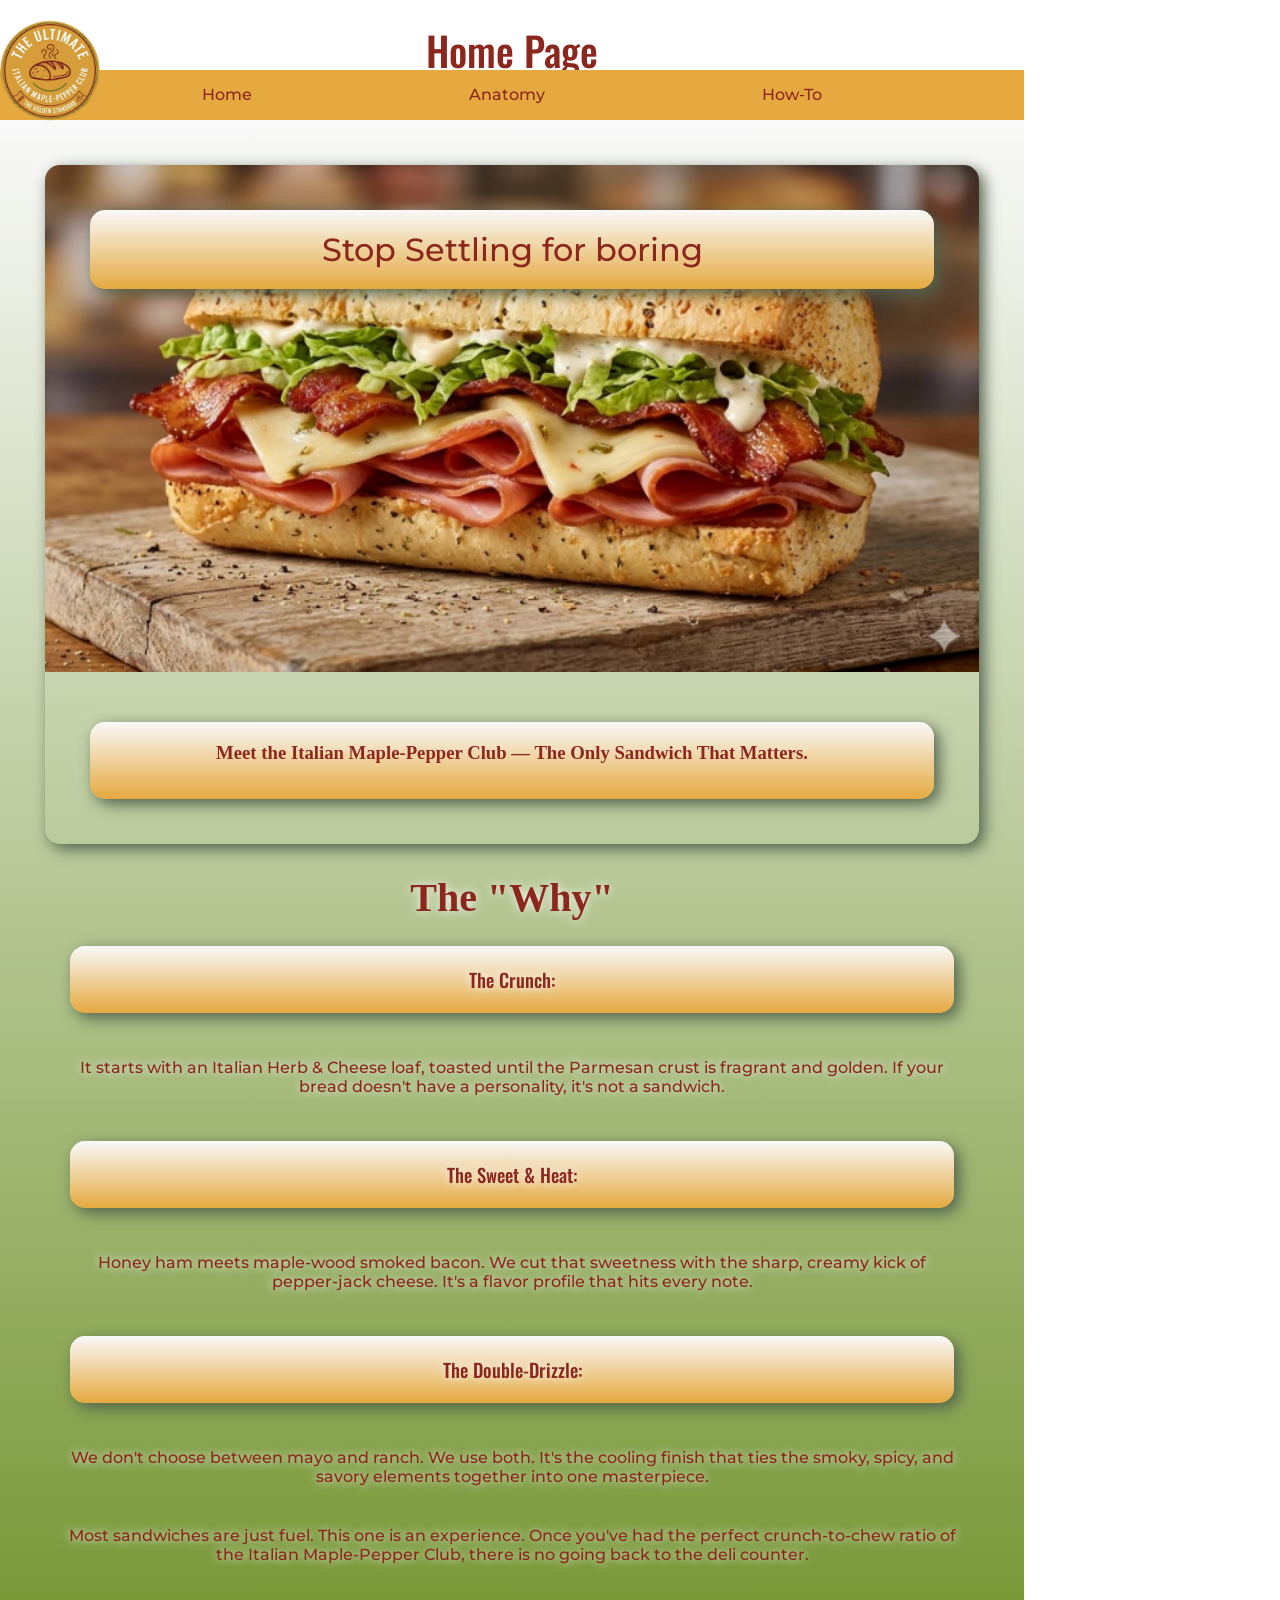
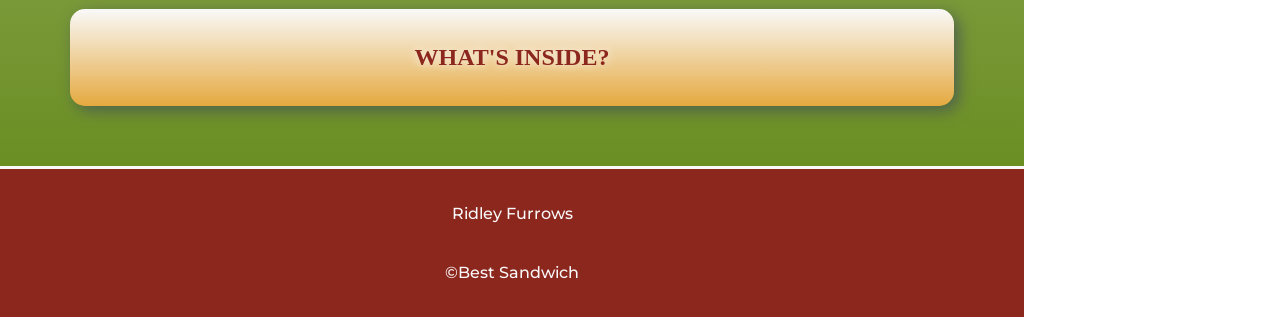
<file: index.html>
<!DOCTYPE html>
<html lang="en">
<head>
    <meta charset="UTF-8">
    <meta name="viewport" content="width=device-width, initial-scale=1.0">
    <title>The Sandwich</title>
    <link type="text/css" rel="stylesheet" href="styles/homestyles.css" />
</head>
    <body>
        <header>
            <img class="logo" src="images/transparent_logo.png" alt="The Ultimate Italian Maple pepper club - the golden standard. Logo">
            <h1 class="title">Home Page</h1> 
            <nav>
                <ul>
                    <li><a href="index.html" class="nav-link"><div>Home</div></a></li>
                    <li><a href="anatomy.html" class="nav-link"><div>Anatomy</div></a></li>
                    <li><a href="how-to" class="nav-link"><div>How-To</div></a></li>
                </ul>
            </nav>
        </header>
        
        <main id="wrapper">
            <div class="intro">
                <h2 class="heading">Stop Settling for boring</h2>
                <div></div>               
                <h3 class="heading2">Meet the Italian Maple-Pepper Club — The Only Sandwich That Matters.</h2>
            </div>
            <div class="why">
                <h1 class="the_why">The "Why"</h1>
                <h3 id="section1" class="subheading">The Crunch:</h3>
                <p>It starts with an Italian Herb & Cheese loaf, toasted until the Parmesan crust is fragrant and golden. 
                    If your bread doesn't have a personality, it's not a sandwich.</p>
                <h3 id="section2" class="subheading">The Sweet & Heat:</h3>
                <p>Honey ham meets maple-wood smoked bacon. We cut that sweetness with the sharp, creamy
                    kick of pepper-jack cheese. It's a flavor profile that hits every note.</p>
                <h3 id="section3" class="subheading">The Double-Drizzle:</h3>
                <p>We don't choose between mayo and ranch. We use both. It's the cooling finish that ties the
                    smoky, spicy, and savory elements together into one masterpiece.</p>
                <p>Most sandwiches are just fuel. This one is an experience. Once you've had the perfect crunch-to-chew 
                    ratio of the Italian Maple-Pepper Club, there is no going back to the deli counter.</p>
                <h4 id="section4"><a href="anatomy.html">WHAT'S INSIDE?</a></h4>
            </div>


        </main>
        <footer>
        <p class="montserrat">Ridley Furrows</p>
        <p class="montserrat">&copy;Best Sandwich</p>
        </footer>
    </body>
</html>
</file>
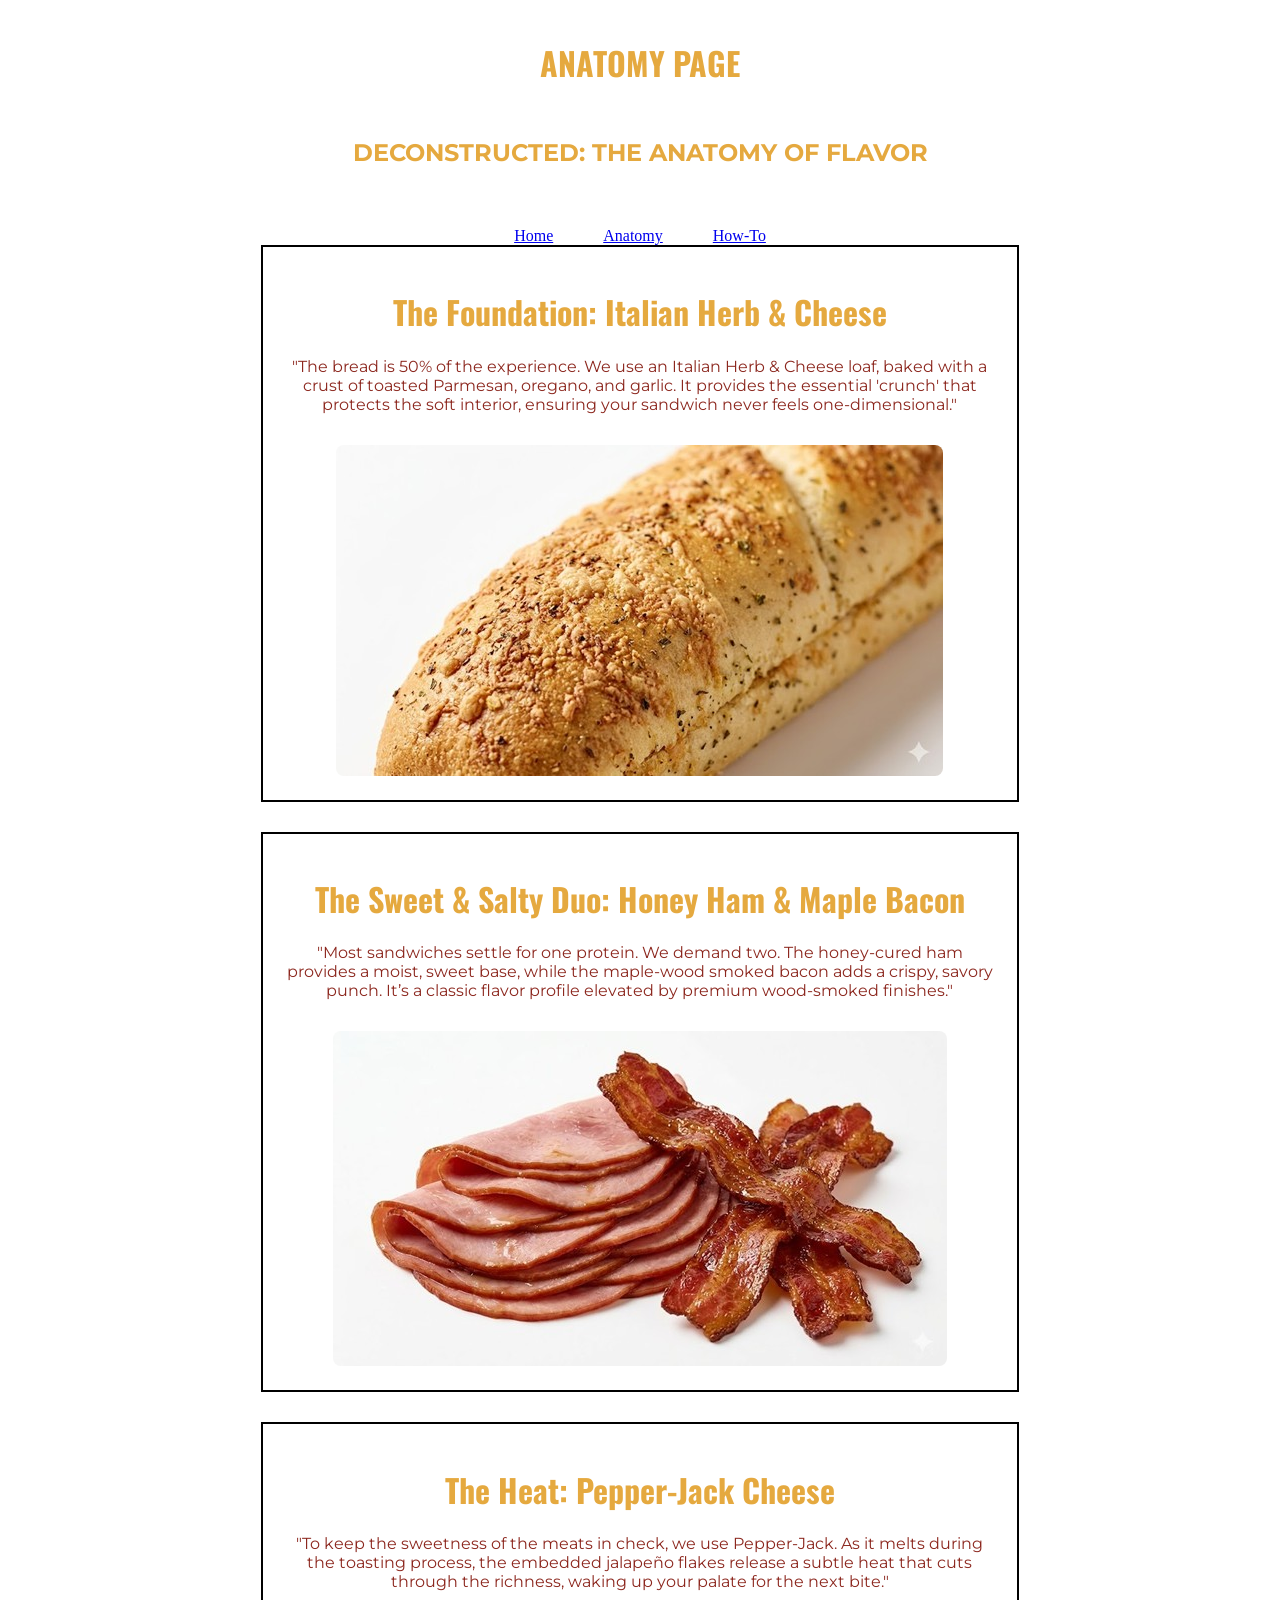
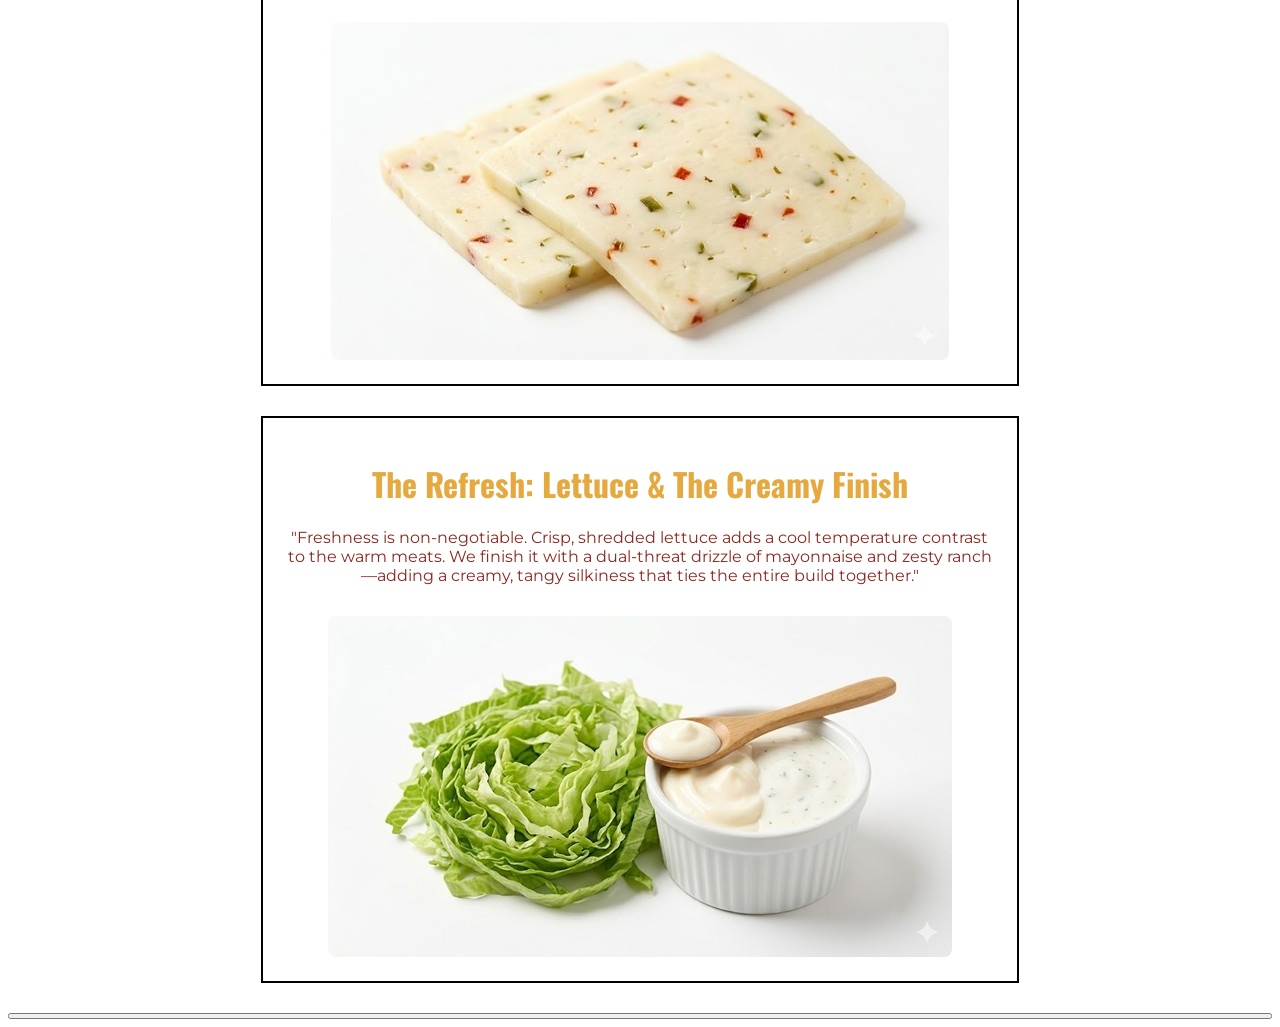
<file: anatomy.html>
<!DOCTYPE html>
<html lang="en">
<head>
    <meta charset="UTF-8">
    <meta name="viewport" content="width=device-width, initial-scale=1.0">
    <title>Document</title>
    <link rel="preconnect" href="https://fonts.googleapis.com">
<link rel="preconnect" href="https://fonts.gstatic.com" crossorigin>
    <link rel="stylesheet" href="styles/anatomy.css">
    <link href="https://fonts.googleapis.com/css2?family=B612+Mono:ital,wght@0,400;0,700;1,400;1,700&family=Montserrat:ital,wght@0,100..900;1,100..900&family=Orbitron:wght@400..900&family=Oswald:wght@200..700&family=SUSE+Mono:wght@100..800&family=Science+Gothic:wght@100..900&display=swap" rel="stylesheet">
</head>
<body>
      <header>
            <div class="logo"></div>
            <h1 class="title">ANATOMY PAGE</h1>
            <h2 class="description">DECONSTRUCTED: THE ANATOMY OF FLAVOR</h1> 
        </header>
        <nav>
            <a href="index.html" class="home"><div>Home</div></a>
            <a href="anatomy.html" class="anatomy"><div>Anatomy</div></a>
            <a href="how-to" class="how-to"><div>How-To</div></a>
        </nav>
        <div id="bread">
            <h1>
                The Foundation: Italian Herb & Cheese

            </h1>
            
            <p>
                "The bread is 50% of the experience. We use an Italian Herb & Cheese loaf, baked with a crust of toasted Parmesan, oregano, and garlic. It provides the essential 'crunch' that protects the soft interior, ensuring your sandwich never feels one-dimensional."
            </p>
            <img src="images/italianhc.jpg" alt="Italian Herbs and Cheese Bread">
        </div>
        <div id="meat">
            <h1>
                The Sweet & Salty Duo: Honey Ham & Maple Bacon

            </h1>
            
            <p>
                "Most sandwiches settle for one protein. We demand two. The honey-cured ham provides a moist, sweet base, while the maple-wood smoked bacon adds a crispy, savory punch. It’s a classic flavor profile elevated by premium wood-smoked finishes."
            </p>
            <img src="images/hhbacon.jpg" alt="Honey Ham and Bacon">
        </div>
        <div id="cheese">
            <h1>
                The Heat: Pepper-Jack Cheese

            </h1>
            
            <p>
               "To keep the sweetness of the meats in check, we use Pepper-Jack. As it melts during the toasting process, the embedded jalapeño flakes release a subtle heat that cuts through the richness, waking up your palate for the next bite."
            </p>
            <img src="images/cheese.jpg" alt="Pepperjack Cheese">
        </div>
        <div id="veggies">
            <h1>
                The Refresh: Lettuce & The Creamy Finish

            </h1>
            
            <p>
               "Freshness is non-negotiable. Crisp, shredded lettuce adds a cool temperature contrast to the warm meats. We finish it with a dual-threat drizzle of mayonnaise and zesty ranch—adding a creamy, tangy silkiness that ties the entire build together."
            </p>
            <img src="images/lettuce.jpg" alt="Lettuce and Ranch">
        </div>
        <button>
            <a href="how-to.html"></a>
        </button>

</body>
</html>
</file>
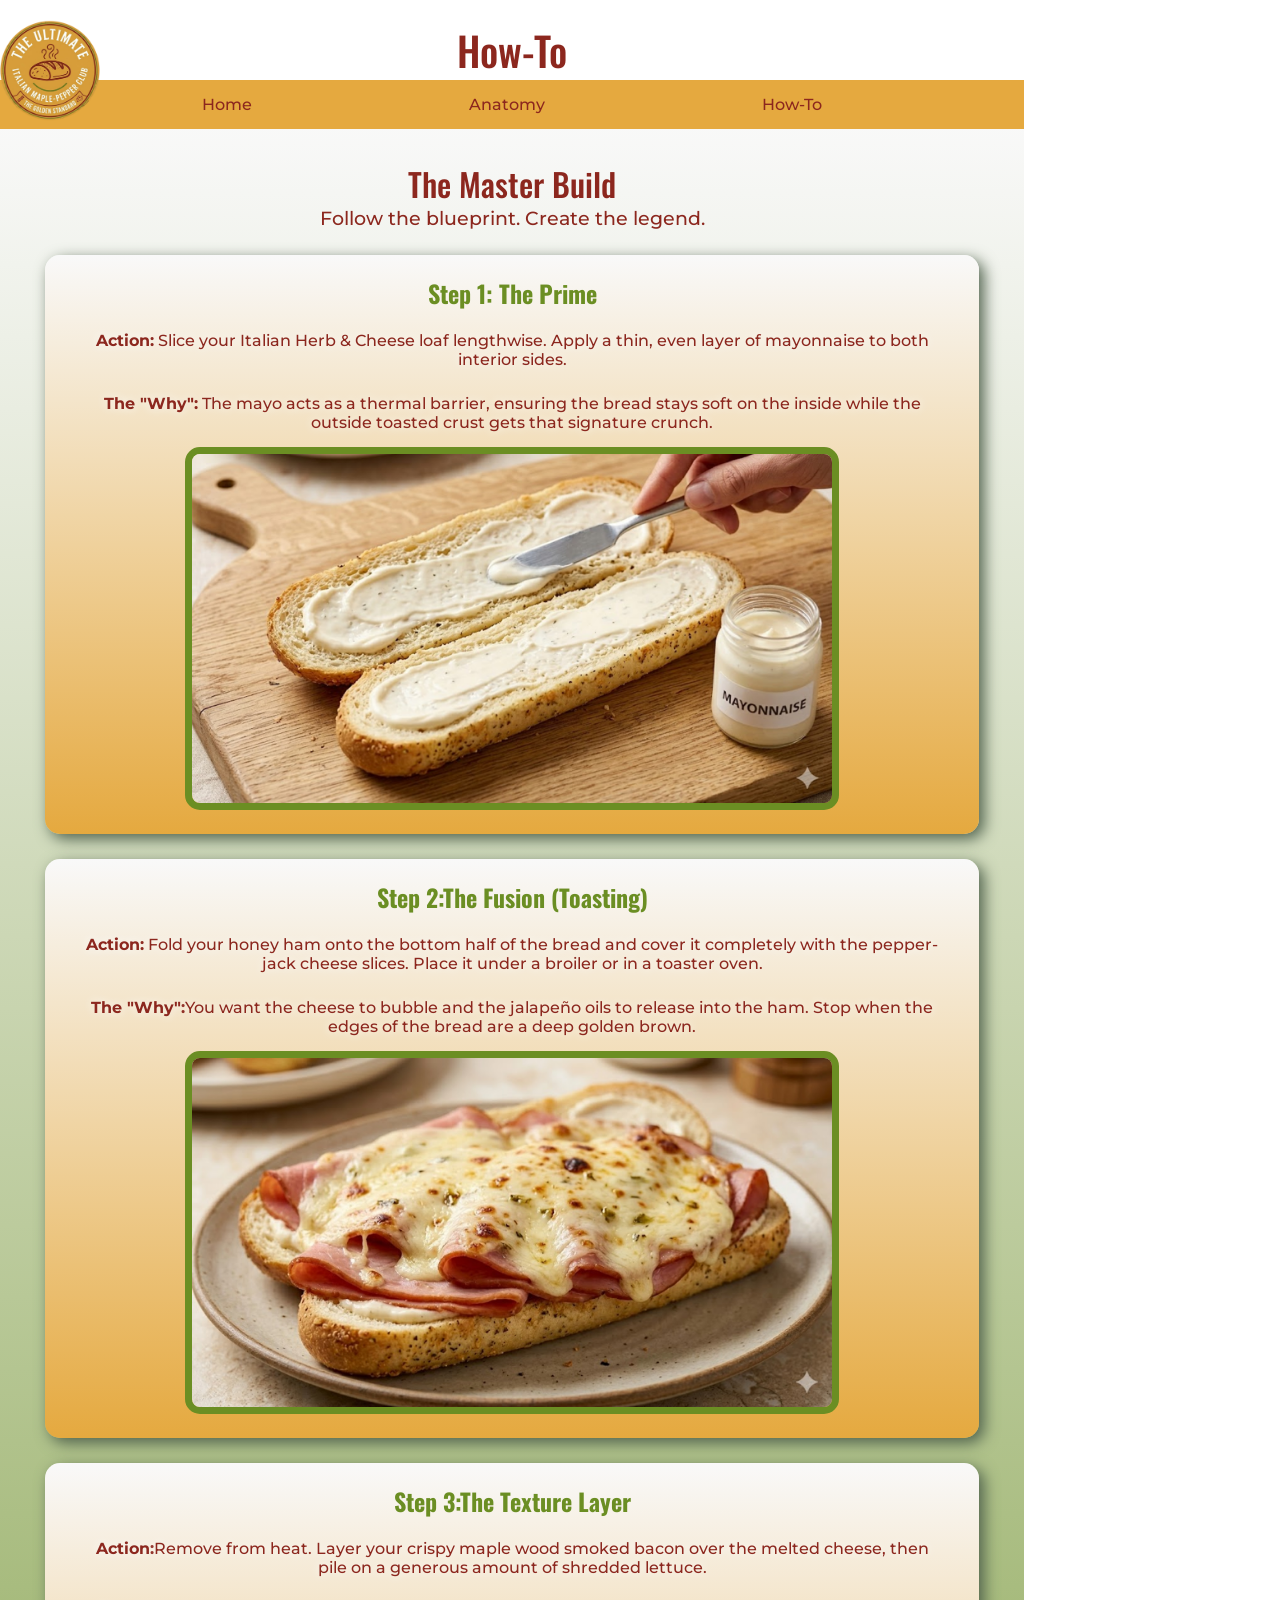
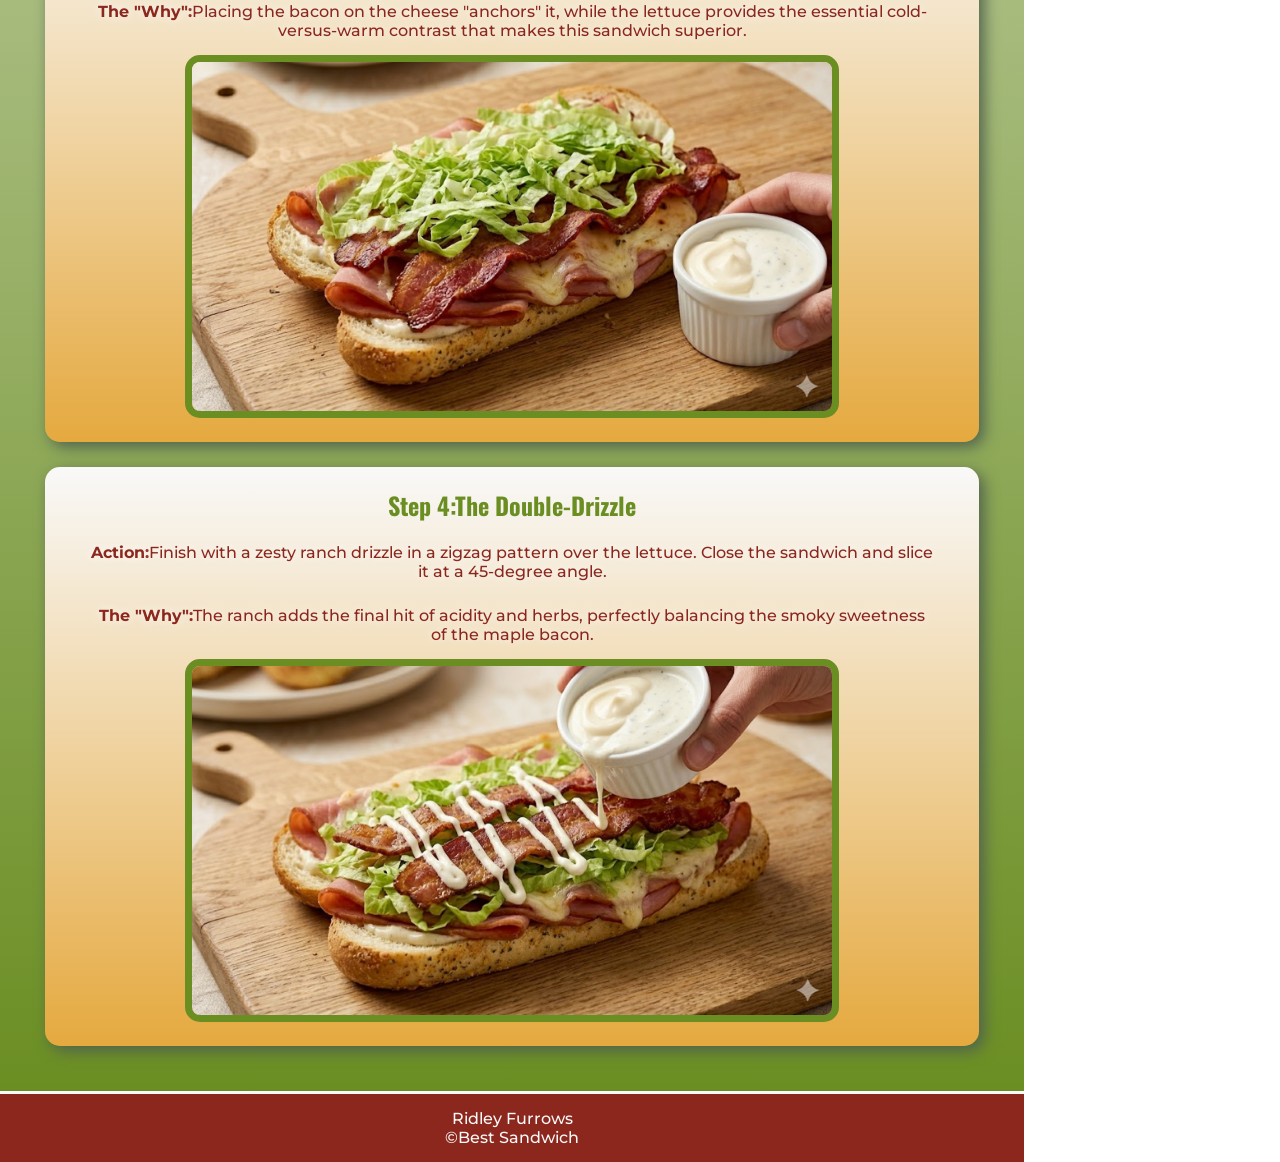
<file: how-to.html>
<!DOCTYPE html>
<html lang="en">
<head>
    <meta charset="UTF-8">
    <meta name="viewport" content="width=device-width, initial-scale=1.0">
    <title>The Sandwich | How-to</title>
    <link rel="stylesheet" href="styles/how-to.css">
    <link rel="icon" type="image/png" href="images/transparent_logo.png">
</head>
<body>
    <header>
        <img class="logo" src="images/transparent_logo.png" alt="The Ultimate Italian Maple pepper club - the golden standard. Logo">
        <h1 class="title oswald">How-To</h1> 
        <nav>
            <ul>
                <li><a href="index.html" class="nav-link" target="_blank">Home</a></li>
                <li><a href="anatomy.html" class="nav-link" target="_blank">Anatomy</a></li>
                <li><a href="how-to" class="nav-link" target="_blank">How-To</a></li>
            </ul>
        </nav>
    </header>
    <main>
        <div id="wrapper">
            <h2 class="oswald heading">The Master Build</h2>
            <h3 class="montserrat subheading">Follow the blueprint. Create the legend.</h3>
            <div id="section1" class="step">
                <h4 class="oswald step-no"><b>Step 1:</b> The Prime</h4>
                <p class="montserrat action"><b>Action:</b> Slice your Italian Herb & Cheese loaf 
                    lengthwise. Apply a thin, even layer of mayonnaise 
                    to both interior sides.</p>
                <p class="montserrat why"><b>The "Why":</b> The mayo acts as a thermal barrier, 
                    ensuring the bread stays soft on the inside 
                    while the outside toasted crust gets that signature crunch.</p>
                <img src="images/spread_mayo.png" alt="mayonnaise being spread on bread">
            </div>
            <div id="section2" class="step">
                <h4 class="oswald step-no"><b>Step 2:</b>The Fusion (Toasting)</h4>
                <p class="montserrat action"><b>Action:</b> Fold your honey ham onto the bottom half 
                    of the bread and cover it completely with the 
                    pepper-jack cheese slices. Place it under a broiler 
                    or in a toaster oven.</p>
                <p class="montserrat why"><b>The "Why":</b>You want the cheese to bubble and 
                    the jalapeño oils to release into the ham. Stop when 
                    the edges of the bread are a deep golden brown.</p>
                <img src="images/spread_cheese.png" alt="lunch meat and melted cheese on toasted bread">
            </div>
            <div id="section3" class="step"> 
                <h4 class="oswald step-no"><b>Step 3:</b>The Texture Layer</h4>
                <p class="montserrat action"><b>Action:</b>Remove from heat. Layer your crispy 
                    maple wood smoked bacon over the melted cheese, 
                    then pile on a generous amount of shredded lettuce.</p>
                <p class="montserrat why"><b>The "Why":</b>Placing the bacon on the cheese 
                    "anchors" it, while the lettuce provides the essential 
                    cold-versus-warm contrast that makes this sandwich 
                    superior.</p>
                <img src="images/texture.png" alt="bacon and lettuce topping on sandwich">
            </div>
            <div id="section4" class="step">
                <h4 class="oswald step-no"><b>Step 4:</b>The Double-Drizzle</h4>
                <p class="montserrat action"><b>Action:</b>Finish with a zesty ranch drizzle in a 
                    zigzag pattern over the lettuce. Close the sandwich 
                    and slice it at a 45-degree angle.</p>
                <p class="montserrat why"><b>The "Why":</b>The ranch adds the final hit of acidity 
                    and herbs, perfectly balancing the smoky sweetness of 
                    the maple bacon.</p>
                <img src="images/spread_meat.png" alt="ranch drizzle and more bacon on sandwich">
            </div>
        </div>
    </main>
    <footer>
        <p class="montserrat">Ridley Furrows</p>
        <p class="montserrat">&copy;Best Sandwich</p>
    </footer>
</body>
</html>
</file>
<file: styles/homestyles.css>
/* font */
/* oswald, montserrat */
@import url('https://fonts.googleapis.com/css2?family=Montserrat:ital,wght@0,100..900;1,100..900&family=Oswald:wght@200..700&display=swap');
p {
  font-family: "Montserrat", sans-serif;
  font-optical-sizing: auto;
  font-weight: 500;
  font-style: normal;
}
.monsterrat{
  font-family: "Montserrat", sans-serif;
  font-optical-sizing: auto;
  font-weight: 500;
  font-style: normal;
}
.heading{
    font-family: "Montserrat", sans-serif;
    font-optical-sizing: auto;
    font-weight: 500;
    font-style: normal;
    margin: 25px;
    padding: 20px;
    text-align: center;
    background: linear-gradient(var(--white-acc), var(--orange-pri));
    border-radius: 15px;
    box-shadow: 5px 5px 15px rgb(80, 98, 77);
}
.subheading {
  font-family: "Oswald", sans-serif;
  font-optical-sizing: auto;
  font-weight: 500;
  font-style: normal;
}
/* base */
*{
    margin: 0;
    padding: 0;
}
img {
    width: 300px;
}
:root {
    --orange-pri: #e5a93f;
    --red-sec: #8c271e;
    --green-acc: #6b8e23;
    --white-acc: #f9f9f9;
}
body {
    width: 80vw;
    justify-self: center;
    margin: inline auto;
    padding-top: 20px;
}
#wrapper {
    padding: 20px;
    background: linear-gradient(var(--white-acc), var(--green-acc));
}
h1 {
    color: var(--red-sec);
    font-size: 2.5em;
}
h2 {
    color: var(--red-sec);
    font-size: 2em;
}
h3 {
    color: var(--red-sec);
}
h4 {
    color: var(--green-acc);
    font-size: 1.5em;
}
h5 {
    color: cyan;
}
h6 {
    color: blue;
}
p {
    color: var(--red-sec);
}

/* header */
header {
/*Display stuff*/
    display: grid;
    grid-template-columns: 1fr 5fr;
    grid-template-rows: 1fr 1fr;
/*Box model stuff*/
    height: 100px;
}
.logo {
    grid-column: 1/2;
    grid-row: 1/3;
    width: 100px;
    z-index: 1;
}
.title {
    grid-column: 1/3;
    grid-row: 1/2;
    text-align: center;
    /* background: var(--red-sec); */
    padding: 0 0;
    margin: 0 0;
    font-family: "Oswald", sans-serif;
    font-optical-sizing: auto;
    font-weight: 500;
    font-style: normal;
    height:50px;
}

/* nav */
nav {
/*Display stuff*/
    grid-column: 1/3;
    grid-row: 2/3;
/*Box model stuff*/
    background: var(--orange-pri);
/*Typography stuff*/
    font-family: "Montserrat";
    font-weight: 500;
    text-decoration: none;
}
ul {
/*Display stuff*/
    display: flex;
    flex-wrap: wrap;
    justify-content: space-evenly;
/*Box model stuff*/
    margin: 0px auto;
/*Miscellaneous*/
    list-style-type: none;
}
a {
/*Display stuff*/
    display: block;
/*Box model stuff*/
    padding: 15px;
/*Typography stuff*/
    text-decoration: none;
    color: var(--red-sec);
}
a:hover {
    background: var(--red-sec);
    color: var(--white-acc);
}

/* heading */
.heading {
    text-align: center;
    padding-top: 20px;
}
.subheading {
    text-align: center;
}

/* sections */
.subheading {
    margin: 25px;
    padding: 20px;
    text-align: center;
    background: linear-gradient(var(--white-acc), var(--orange-pri));
    border-radius: 15px;
    box-shadow: 5px 5px 15px rgb(80, 98, 77);
}
.subheading p {
    text-shadow: var(--red-sec);
    font-weight: 700;
}
.action {
    margin: 15px;
    padding: 5px;
    text-shadow: 0 0 10px var(--white-acc);
}
.why {
    margin: 10px 20px;
    padding: 5px;
    text-shadow: 0 0 10px var(--white-acc);
}
.step img {
    border-radius: 15px;
    border: var(--green-acc) solid 7px;
    width: 50vw;
}

/* footer */
footer {
    text-align: center;
    background: var(--red-sec);
    padding: 15px;
    border-top: 3px solid var(--white-acc)
}
footer p {
    color: var(--white-acc);
}
.intro{
    margin: 25px;
    padding: 20px;
    text-align: center;
    background: url(../images/Hero.png);
    border-radius: 15px;
    box-shadow: 5px 5px 15px rgb(80, 98, 77);
    height:71vh;
    border-color: var(--green-acc);
    background-size:contain;
    background-repeat: no-repeat;
    display:grid;
    grid-template-rows:1fr 3fr 1fr;
}
.heading2{
    text-align: center;
    margin: 25px;
    padding: 20px;
    text-align: center;
    background: linear-gradient(var(--white-acc), var(--orange-pri));
    border-radius: 15px;
    box-shadow: 5px 5px 15px rgb(80, 98, 77);
    grid-row:3/4;
}
#section4{
    text-align:center;
    margin: 25px;
    padding: 20px;
    text-align: center;
    background: linear-gradient(var(--white-acc), var(--orange-pri));
    border-radius: 15px;
    box-shadow: 5px 5px 15px rgb(80, 98, 77);
    grid-row:3/4;
}
.the_why{
    text-align:center;
    
}
p{
    text-align:center;
    padding:20px;
}
</file>
<file: styles/anatomy.css>
body {
    display: flex;
    flex-direction: column;
    text-align: center;
}
nav {
    display: flex;
    flex-direction: row;
    justify-content: center;
    gap: 50px;
}
#bread {
    border: 2px solid black;  
    padding: 10px;
   
}
#veggies {
    border: 2px solid black;  
   
}
#cheese {
    border: 2px solid black;  
   
}
#meat {
    border: 2px solid black;  
   
}
p{
    font-family: "montserrat";
    color: #8C271E;
}
h1 {
   font-family: "oswald"; 
   color: #E5A93F;
   }
h2 {
    font-family:"montserrat" ;
    color:#E5A93F ;
}
.title {
    color: #E5A93F;
}


#bread, #meat, #cheese, #veggies {
    border: 2px solid black;
    padding: 20px;
    margin-bottom: 30px;    
    width: 60%;             
    max-width: 800px;       
    align-self: center;     
    box-sizing: border-box; 
}


#bread img, #meat img, #cheese img, #veggies img {
    max-width: 100%;
    height: auto;
    border-radius: 8px;
    margin-top: 15px;
}

header {
    margin-bottom: 40px; /* Space between header and nav/content */
    display: flex;
    flex-direction: column;
    gap: 10px;           /* Spaces out the title and description inside */
}
</file>
<file: styles/how-to.css>
/* font */
/* oswald, montserrat */
@import url('https://fonts.googleapis.com/css2?family=Montserrat:ital,wght@0,100..900;1,100..900&family=Oswald:wght@200..700&display=swap');
.montserrat {
  font-family: "Montserrat", sans-serif;
  font-optical-sizing: auto;
  font-weight: 500;
  font-style: normal;
}
.oswald {
  font-family: "Oswald", sans-serif;
  font-optical-sizing: auto;
  font-weight: 500;
  font-style: normal;
}
/* base */
*{
    margin: 0;
    padding: 0;
}
img {
    width: 300px;
}
:root {
    --orange-pri: #e5a93f;
    --red-sec: #8c271e;
    --green-acc: #6b8e23;
    --white-acc: #f9f9f9;
}
body {
    width: 80vw;
    justify-self: center;
    margin: inline auto;
    padding-top: 20px;
}
#wrapper {
    padding: 20px;
    background: linear-gradient(var(--white-acc), var(--green-acc));
}
h1 {
    color: var(--red-sec);
    font-size: 2.5em;
}
h2 {
    color: var(--red-sec);
    font-size: 2em;
}
h3 {
    color: var(--red-sec);
}
h4 {
    color: var(--green-acc);
    font-size: 1.5em;
}
h5 {
    color: cyan;
}
h6 {
    color: blue;
}
p {
    color: var(--red-sec);
}

/* header */
header {
/*Display stuff*/
    display: grid;
    grid-template-columns: 1fr 5fr;
    grid-template-rows: 1fr 1fr;
/*Box model stuff*/
    height: 100px;
}
.logo {
    grid-column: 1/2;
    grid-row: 1/3;
    width: 100px;
    z-index: 1;
}
.title {
    grid-column: 1/3;
    grid-row: 1/2;
    text-align: center;
    /* background: var(--red-sec); */
    padding: 0 0;
    margin: 0 0;
}

/* nav */
nav {
/*Display stuff*/
    grid-column: 1/3;
    grid-row: 2/3;
/*Box model stuff*/
    background: var(--orange-pri);
/*Typography stuff*/
    font-family: "Montserrat";
    font-weight: 500;
    text-decoration: none;
}
ul {
/*Display stuff*/
    display: flex;
    flex-wrap: wrap;
    justify-content: space-evenly;
/*Box model stuff*/
    margin: 0px auto;
/*Miscellaneous*/
    list-style-type: none;
}
a {
/*Display stuff*/
    display: block;
/*Box model stuff*/
    padding: 15px;
/*Typography stuff*/
    text-decoration: none;
    color: var(--red-sec);
}
a:hover {
    background: var(--red-sec);
    color: var(--white-acc);
}

/* heading */
.heading {
    text-align: center;
    padding-top: 20px;
}
.subheading {
    text-align: center;
}

/* sections */
.step {
    margin: 25px;
    padding: 20px;
    text-align: center;
    background: linear-gradient(var(--white-acc), var(--orange-pri));
    border-radius: 15px;
    box-shadow: 5px 5px 15px rgb(80, 98, 77);
}
.step-no {
    text-shadow: var(--red-sec);
    font-weight: 700;
}
.action {
    margin: 15px;
    padding: 5px;
    text-shadow: 0 0 10px var(--white-acc);
}
.why {
    margin: 10px 20px;
    padding: 5px;
    text-shadow: 0 0 10px var(--white-acc);
}
.step img {
    border-radius: 15px;
    border: var(--green-acc) solid 7px;
    width: 50vw;
}

/* footer */
footer {
    text-align: center;
    background: var(--red-sec);
    padding: 15px;
    border-top: 3px solid var(--white-acc)
}
footer p {
    color: var(--white-acc);
}
</file>
